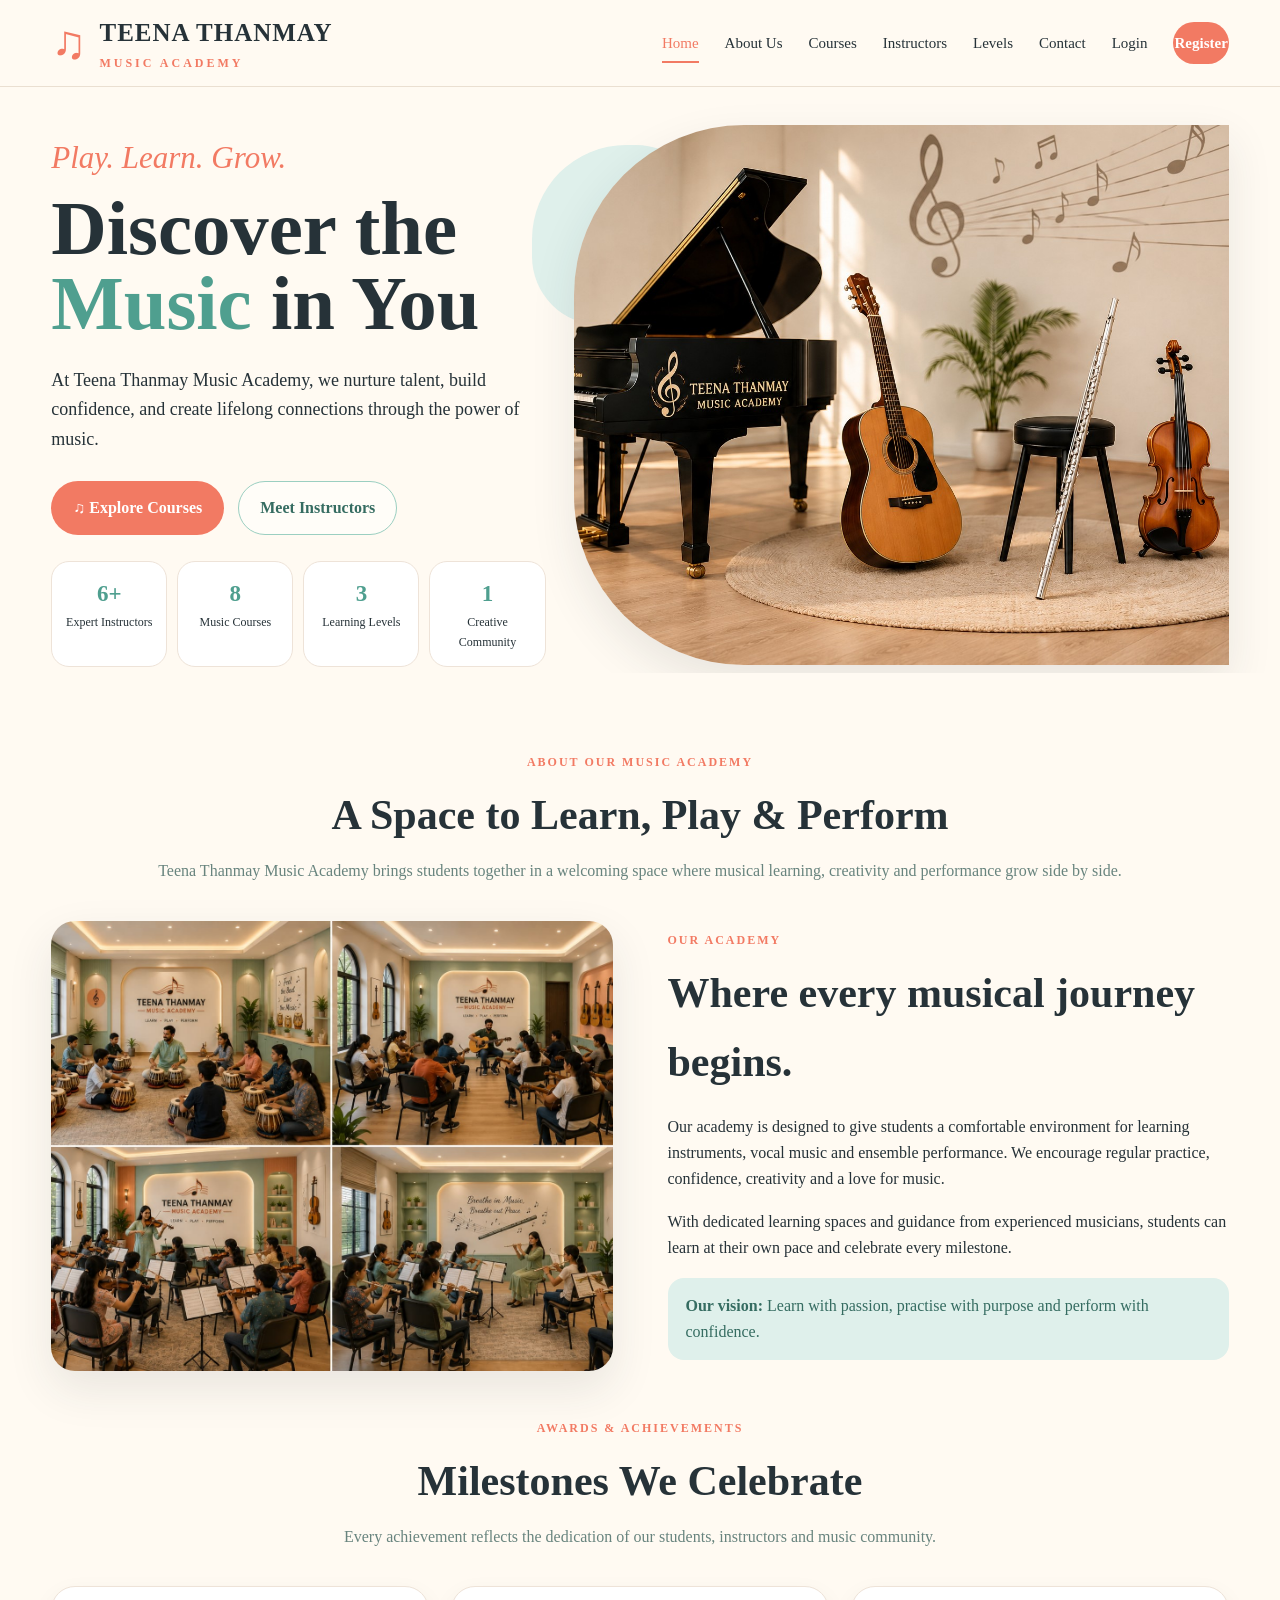
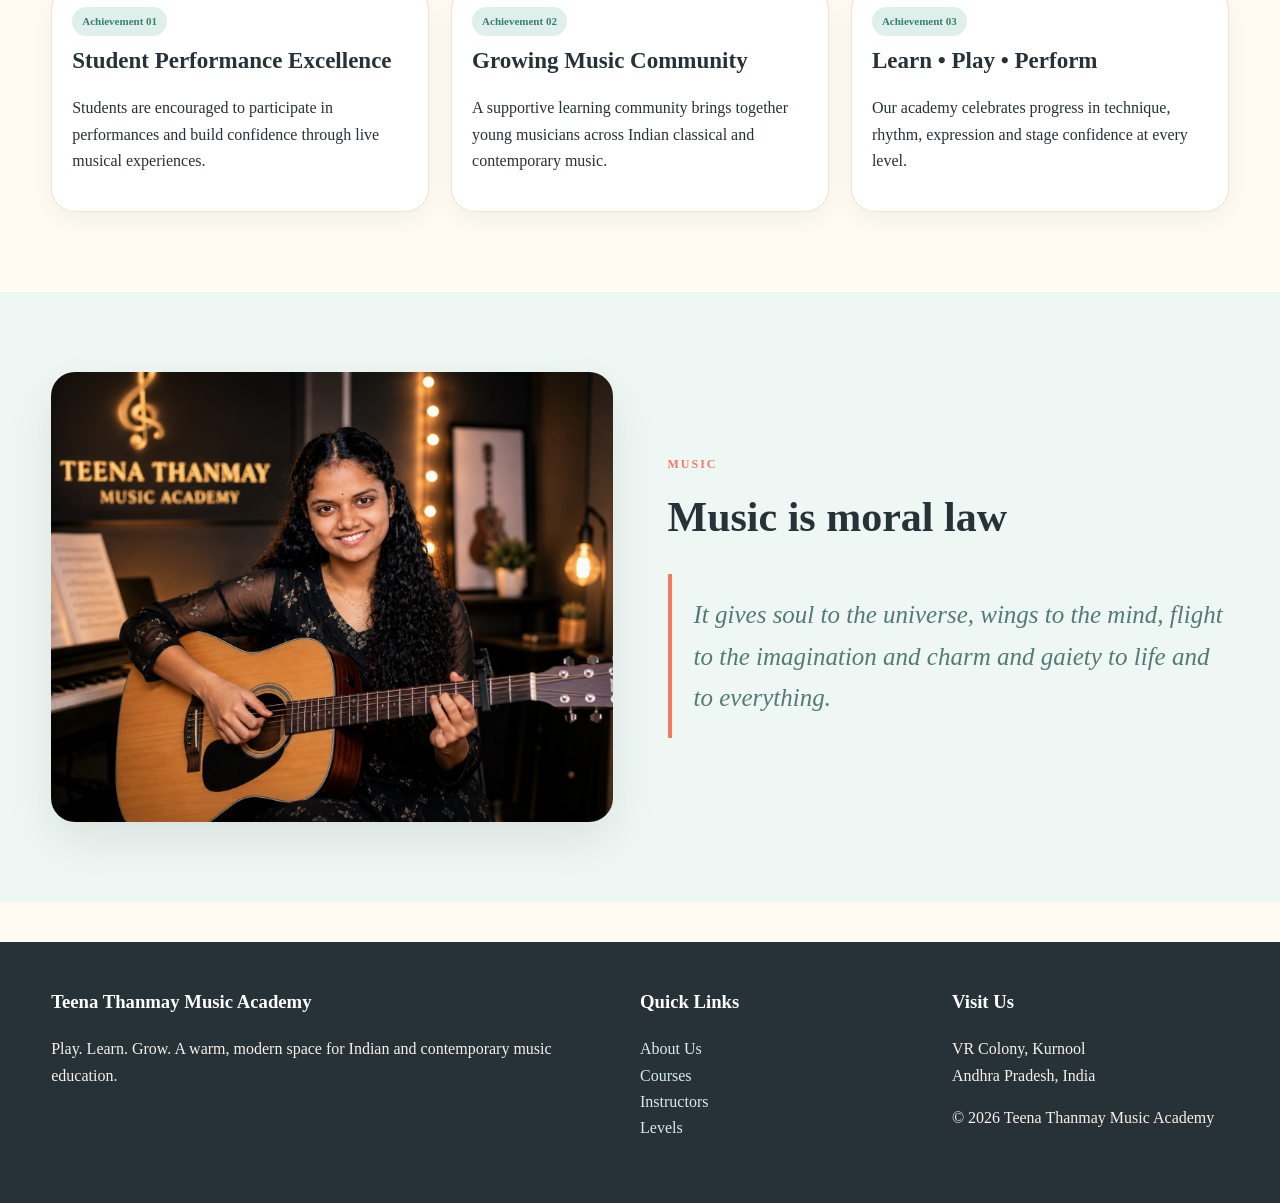
<file: index.html>
<!doctype html><html lang="en"><head><meta charset="utf-8"><meta name="viewport" content="width=device-width,initial-scale=1"><title>Home | Teena Thanmay Music Academy</title><link rel="stylesheet" href="css/style.css"></head><body><header class="navbar"><div class="container nav-inner"><a class="brand" href="index.html"><span class="brand-mark">♫</span><span>TEENA THANMAY<small>MUSIC ACADEMY</small></span></a><button class="btn btn-mint mobile-menu" data-menu>☰</button><nav class="nav-links"><a href="index.html" class="active">Home</a><a href="about.html" class="">About Us</a><a href="courses.html" class="">Courses</a><a href="instructors.html" class="">Instructors</a><a href="levels.html" class="">Levels</a><a href="contact.html" class="">Contact</a><a href="login.html" class="">Login</a><a class="btn btn-primary" href="register.html">Register</a></nav></div></header><main><section class="hero"><div class="container hero-grid"><div><div class="script">Play. Learn. Grow.</div><h1>Discover the <span>Music</span> in You</h1><p class="lead">At Teena Thanmay Music Academy, we nurture talent, build confidence, and create lifelong connections through the power of music.</p><div class="hero-actions"><a class="btn btn-primary" href="courses.html">♫ Explore Courses</a><a class="btn btn-outline" href="instructors.html">Meet Instructors</a></div><div class="stats"><div class="stat"><strong>6+</strong>Expert Instructors</div><div class="stat"><strong>8</strong>Music Courses</div><div class="stat"><strong>3</strong>Learning Levels</div><div class="stat"><strong>1</strong>Creative Community</div></div></div><div class="hero-photo"><img src="images/home-hero.png" alt="Grand piano, guitar, flute and violin in a music academy"></div></div></section><section class="section"><div class="container"><div class="section-head"><div class="kicker">About Our Music Academy</div><h2>A Space to Learn, Play & Perform</h2><p>Teena Thanmay Music Academy brings students together in a welcoming space where musical learning, creativity and performance grow side by side.</p></div><div class="split"><div class="feature-image"><img src="images/academy-interior.jpg" alt="Inside Teena Thanmay Music Academy"></div><div><div class="kicker">Our Academy</div><h2>Where every musical journey begins.</h2><p>Our academy is designed to give students a comfortable environment for learning instruments, vocal music and ensemble performance. We encourage regular practice, confidence, creativity and a love for music.</p><p>With dedicated learning spaces and guidance from experienced musicians, students can learn at their own pace and celebrate every milestone.</p><div class="notice"><strong>Our vision:</strong> Learn with passion, practise with purpose and perform with confidence.</div></div></div><div class="section-head" style="margin-top:48px"><div class="kicker">Awards & Achievements</div><h2>Milestones We Celebrate</h2><p>Every achievement reflects the dedication of our students, instructors and music community.</p></div><div class="card-grid"><article class="card"><div class="card-body"><div class="pill">Achievement 01</div><h3>Student Performance Excellence</h3><p>Students are encouraged to participate in performances and build confidence through live musical experiences.</p></div></article><article class="card"><div class="card-body"><div class="pill">Achievement 02</div><h3>Growing Music Community</h3><p>A supportive learning community brings together young musicians across Indian classical and contemporary music.</p></div></article><article class="card"><div class="card-body"><div class="pill">Achievement 03</div><h3>Learn • Play • Perform</h3><p>Our academy celebrates progress in technique, rhythm, expression and stage confidence at every level.</p></div></article></div></div></section><section class="section section-soft"><div class="container split"><div class="feature-image"><img src="images/teena.jpg" alt="Guitar performance at Teena Thanmay Music Academy"></div><div class="quote-panel"><div class="kicker">Music</div><h2>Music is moral law</h2><p class="music-quote">It gives soul to the universe, wings to the mind, flight to the imagination and charm and gaiety to life and to everything.</p></div></div></section></main><footer class="footer"><div class="container footer-grid"><div><h3>Teena Thanmay Music Academy</h3><p>Play. Learn. Grow. A warm, modern space for Indian and contemporary music education.</p></div><div><h3>Quick Links</h3><p><a href="about.html">About Us</a><br><a href="courses.html">Courses</a><br><a href="instructors.html">Instructors</a><br><a href="levels.html">Levels</a></p></div><div><h3>Visit Us</h3><p>VR Colony, Kurnool<br>Andhra Pradesh, India</p><p>© <span data-year></span> Teena Thanmay Music Academy</p></div></div></footer><script src="js/script.js"></script></body></html>
</file>
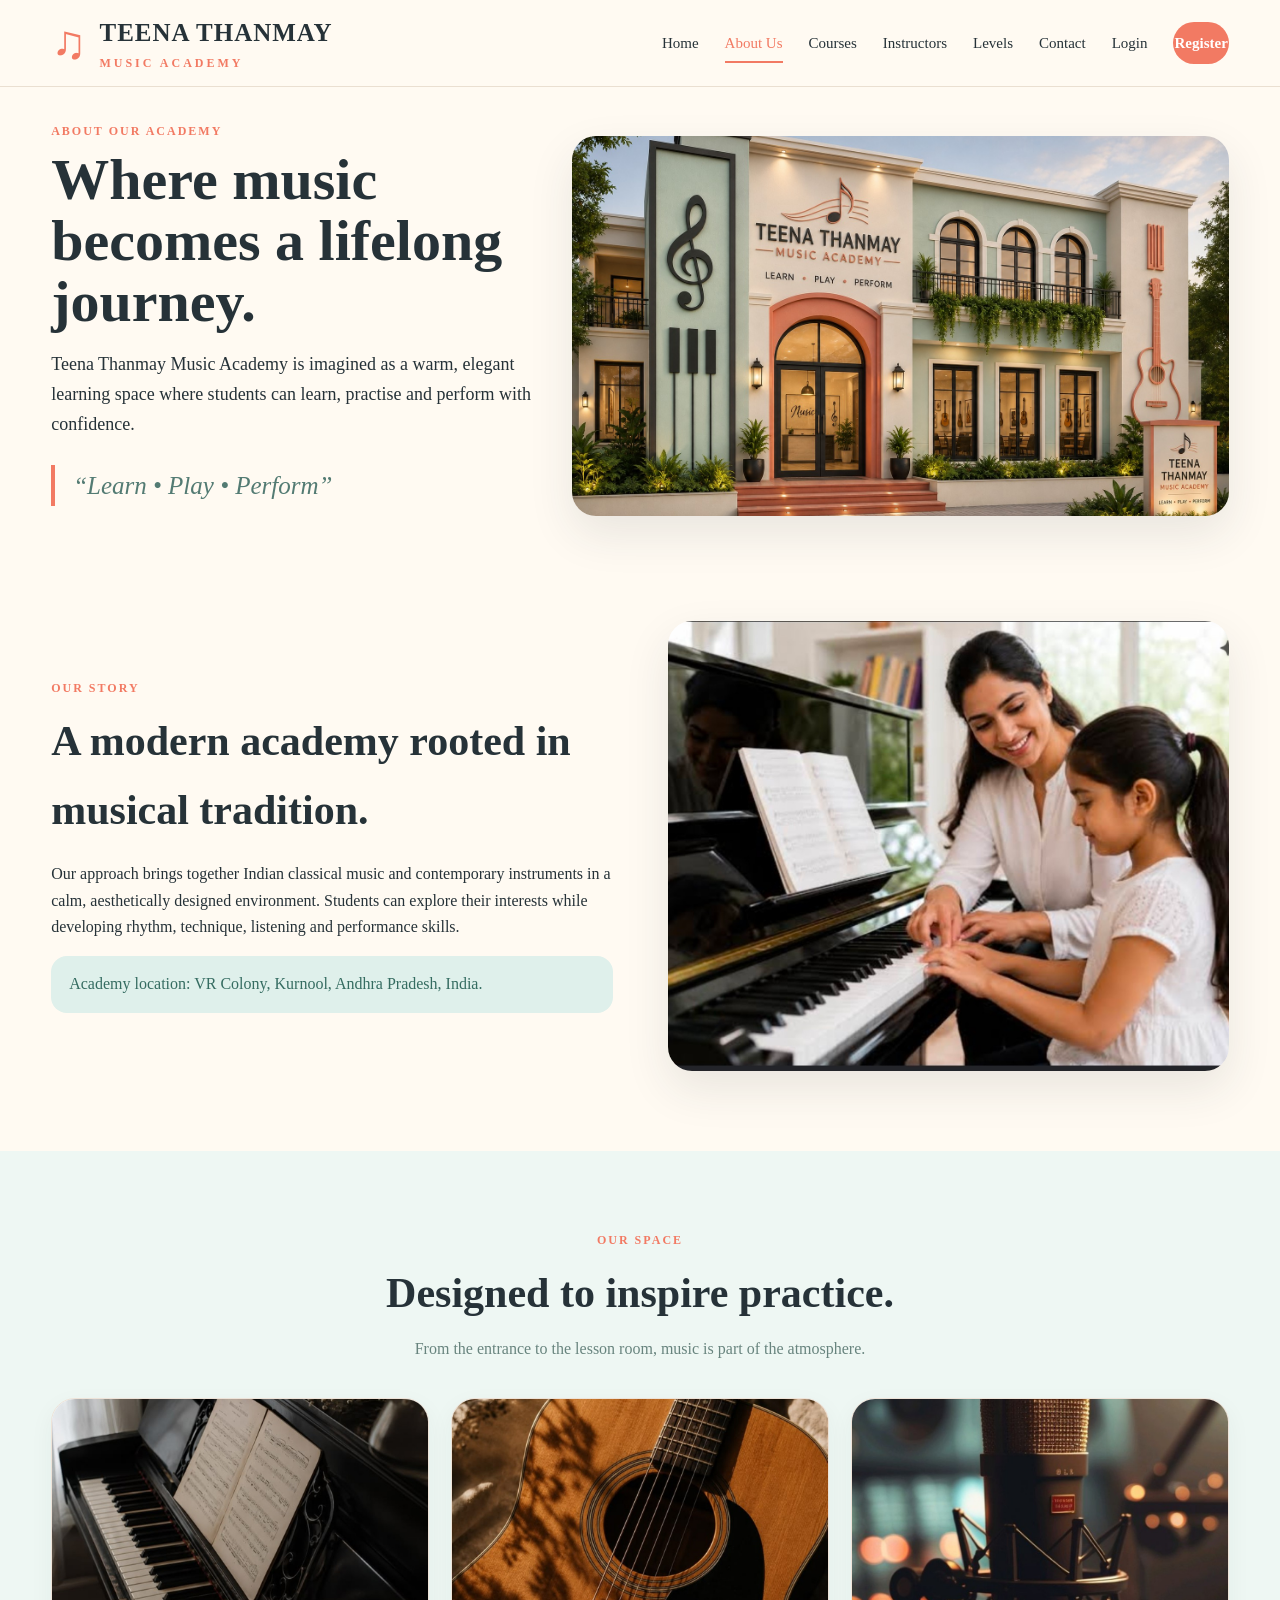
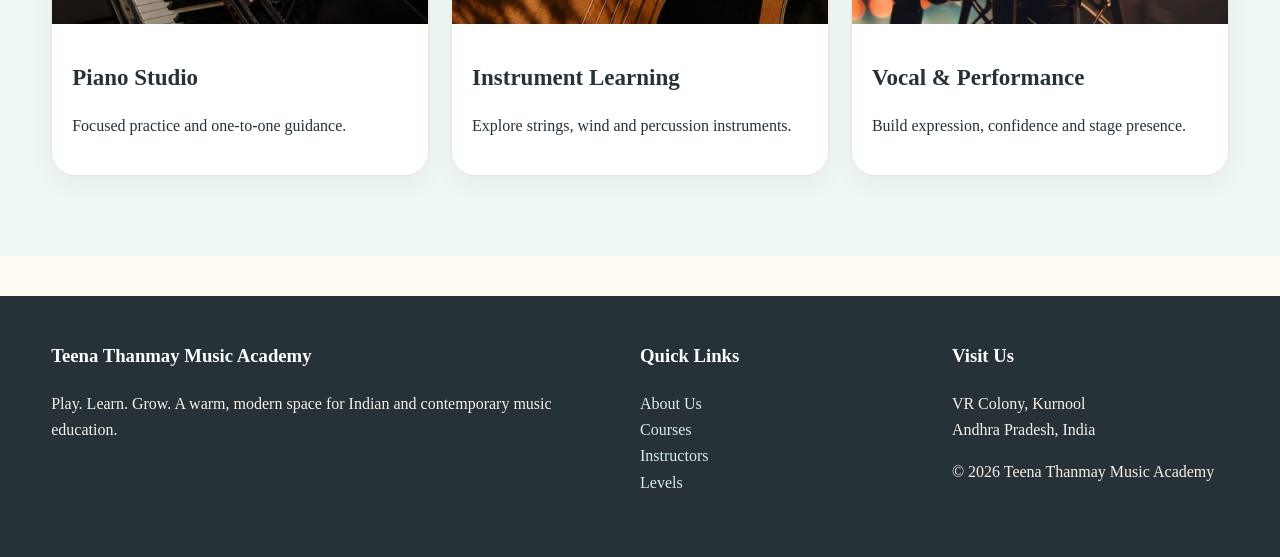
<file: about.html>
<!doctype html><html lang="en"><head><meta charset="utf-8"><meta name="viewport" content="width=device-width,initial-scale=1"><title>About Us | Teena Thanmay Music Academy</title><link rel="stylesheet" href="css/style.css"></head><body><header class="navbar"><div class="container nav-inner"><a class="brand" href="index.html"><span class="brand-mark">♫</span><span>TEENA THANMAY<small>MUSIC ACADEMY</small></span></a><button class="btn btn-mint mobile-menu" data-menu>☰</button><nav class="nav-links"><a href="index.html" class="">Home</a><a href="about.html" class="active">About Us</a><a href="courses.html" class="">Courses</a><a href="instructors.html" class="">Instructors</a><a href="levels.html" class="">Levels</a><a href="contact.html" class="">Contact</a><a href="login.html" class="">Login</a><a class="btn btn-primary" href="register.html">Register</a></nav></div></header><main><section class="page-hero"><div class="container page-hero-grid"><div><div class="kicker">About our academy</div><h1>Where music becomes a lifelong journey.</h1><p class="lead">Teena Thanmay Music Academy is imagined as a warm, elegant learning space where students can learn, practise and perform with confidence.</p><p class="quote">“Learn • Play • Perform”</p></div><img src="images/building.png" alt="Teena Thanmay Music Academy building"></div></section><section class="section"><div class="container split"><div><div class="kicker">Our story</div><h2>A modern academy rooted in musical tradition.</h2><p>Our approach brings together Indian classical music and contemporary instruments in a calm, aesthetically designed environment. Students can explore their interests while developing rhythm, technique, listening and performance skills.</p><div class="notice">Academy location: VR Colony, Kurnool, Andhra Pradesh, India.</div></div><div class="feature-image"><img src="images/learning.jpg" alt="Teacher guiding a young piano student"></div></div></section><section class="section section-soft"><div class="container"><div class="section-head"><div class="kicker">Our space</div><h2>Designed to inspire practice.</h2><p>From the entrance to the lesson room, music is part of the atmosphere.</p></div><div class="card-grid"><article class="card"><img src="images/piano.jpg"><div class="card-body"><h3>Piano Studio</h3><p>Focused practice and one-to-one guidance.</p></div></article><article class="card"><img src="images/guitar.jpg"><div class="card-body"><h3>Instrument Learning</h3><p>Explore strings, wind and percussion instruments.</p></div></article><article class="card"><img src="images/mic.jpg"><div class="card-body"><h3>Vocal & Performance</h3><p>Build expression, confidence and stage presence.</p></div></article></div></div></section></main><footer class="footer"><div class="container footer-grid"><div><h3>Teena Thanmay Music Academy</h3><p>Play. Learn. Grow. A warm, modern space for Indian and contemporary music education.</p></div><div><h3>Quick Links</h3><p><a href="about.html">About Us</a><br><a href="courses.html">Courses</a><br><a href="instructors.html">Instructors</a><br><a href="levels.html">Levels</a></p></div><div><h3>Visit Us</h3><p>VR Colony, Kurnool<br>Andhra Pradesh, India</p><p>© <span data-year></span> Teena Thanmay Music Academy</p></div></div></footer><script src="js/script.js"></script></body></html>
</file>
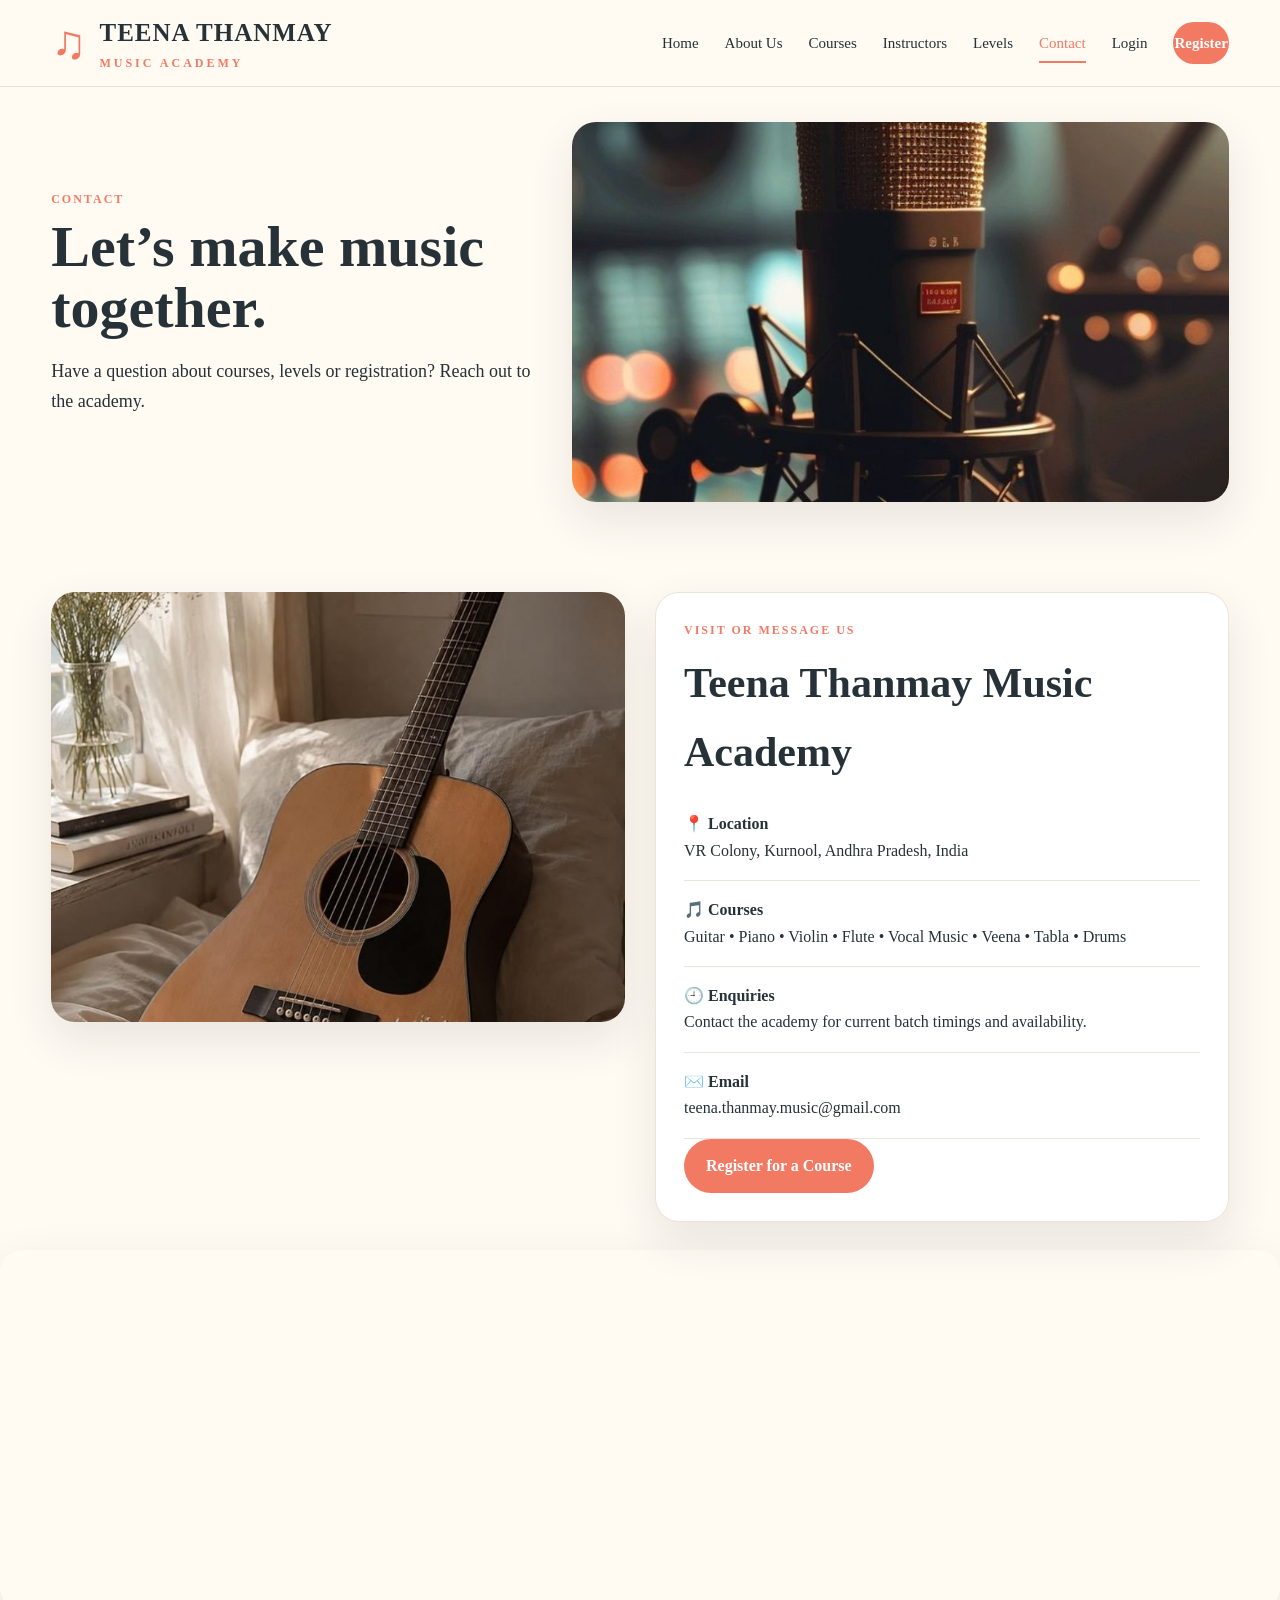
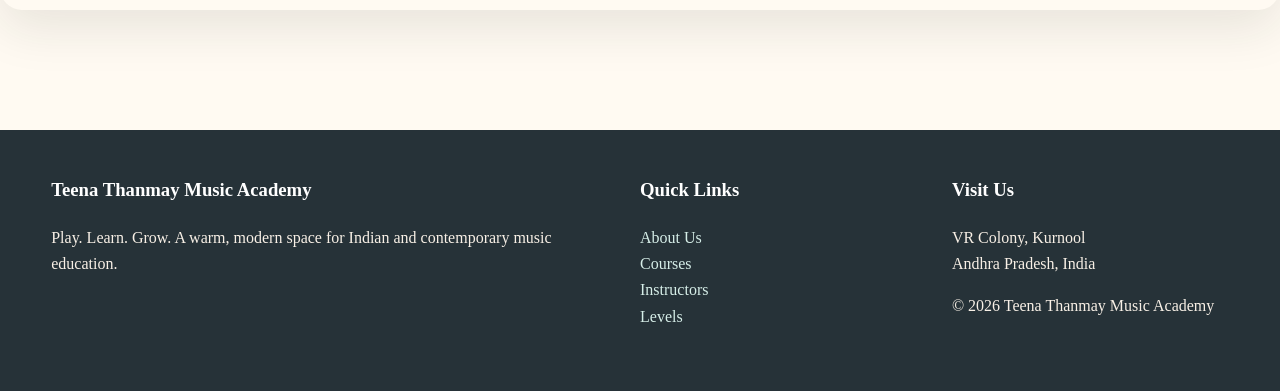
<file: contact.html>
<!doctype html><html lang="en"><head><meta charset="utf-8"><meta name="viewport" content="width=device-width,initial-scale=1"><title>Contact | Teena Thanmay Music Academy</title><link rel="stylesheet" href="css/style.css"></head><body><header class="navbar"><div class="container nav-inner"><a class="brand" href="index.html"><span class="brand-mark">♫</span><span>TEENA THANMAY<small>MUSIC ACADEMY</small></span></a><button class="btn btn-mint mobile-menu" data-menu>☰</button><nav class="nav-links"><a href="index.html" class="">Home</a><a href="about.html" class="">About Us</a><a href="courses.html" class="">Courses</a><a href="instructors.html" class="">Instructors</a><a href="levels.html" class="">Levels</a><a href="contact.html" class="active">Contact</a><a href="login.html" class="">Login</a><a class="btn btn-primary" href="register.html">Register</a></nav></div></header><main><section class="page-hero"><div class="container page-hero-grid"><div><div class="kicker">Contact</div><h1>Let’s make music together.</h1><p class="lead">Have a question about courses, levels or registration? Reach out to the academy.</p></div><img src="images/mic.jpg" alt="Singer microphone and music studio"></div></section><section class="section"><div class="container contact-grid"><img class="contact-image" src="images/contact-image.jpg" alt="Singer performing"><div class="contact-panel"><div class="kicker">Visit or message us</div><h2>Teena Thanmay Music Academy</h2><div class="contact-item"><b>📍 Location</b><br>VR Colony, Kurnool, Andhra Pradesh, India</div><div class="contact-item"><b>🎵 Courses</b><br>Guitar • Piano • Violin • Flute • Vocal Music • Veena • Tabla • Drums</div><div class="contact-item"><b>🕘 Enquiries</b><br>Contact the academy for current batch timings and availability.</div><div class="contact-item"><b>✉️ Email</b><br>teena.thanmay.music@gmail.com</div><a class="btn btn-primary" href="register.html">Register for a Course</a></div></div><div class="contact-map" style="margin-top:28px;width:100%;border-radius:22px;overflow:hidden;box-shadow:0 18px 50px rgba(28,35,32,.10);"><iframe title="Teena Thanmay Music Academy location map" src="https://www.google.com/maps?q=VR%20Colony%2C%20Kurnool%2C%20Andhra%20Pradesh%2C%20India&output=embed" width="100%" height="360" style="border:0;display:block;" loading="lazy" referrerpolicy="no-referrer-when-downgrade"></iframe></div></div></section></main><footer class="footer"><div class="container footer-grid"><div><h3>Teena Thanmay Music Academy</h3><p>Play. Learn. Grow. A warm, modern space for Indian and contemporary music education.</p></div><div><h3>Quick Links</h3><p><a href="about.html">About Us</a><br><a href="courses.html">Courses</a><br><a href="instructors.html">Instructors</a><br><a href="levels.html">Levels</a></p></div><div><h3>Visit Us</h3><p>VR Colony, Kurnool<br>Andhra Pradesh, India</p><p>© <span data-year></span> Teena Thanmay Music Academy</p></div></div></footer><script src="js/script.js"></script></body></html>
</file>
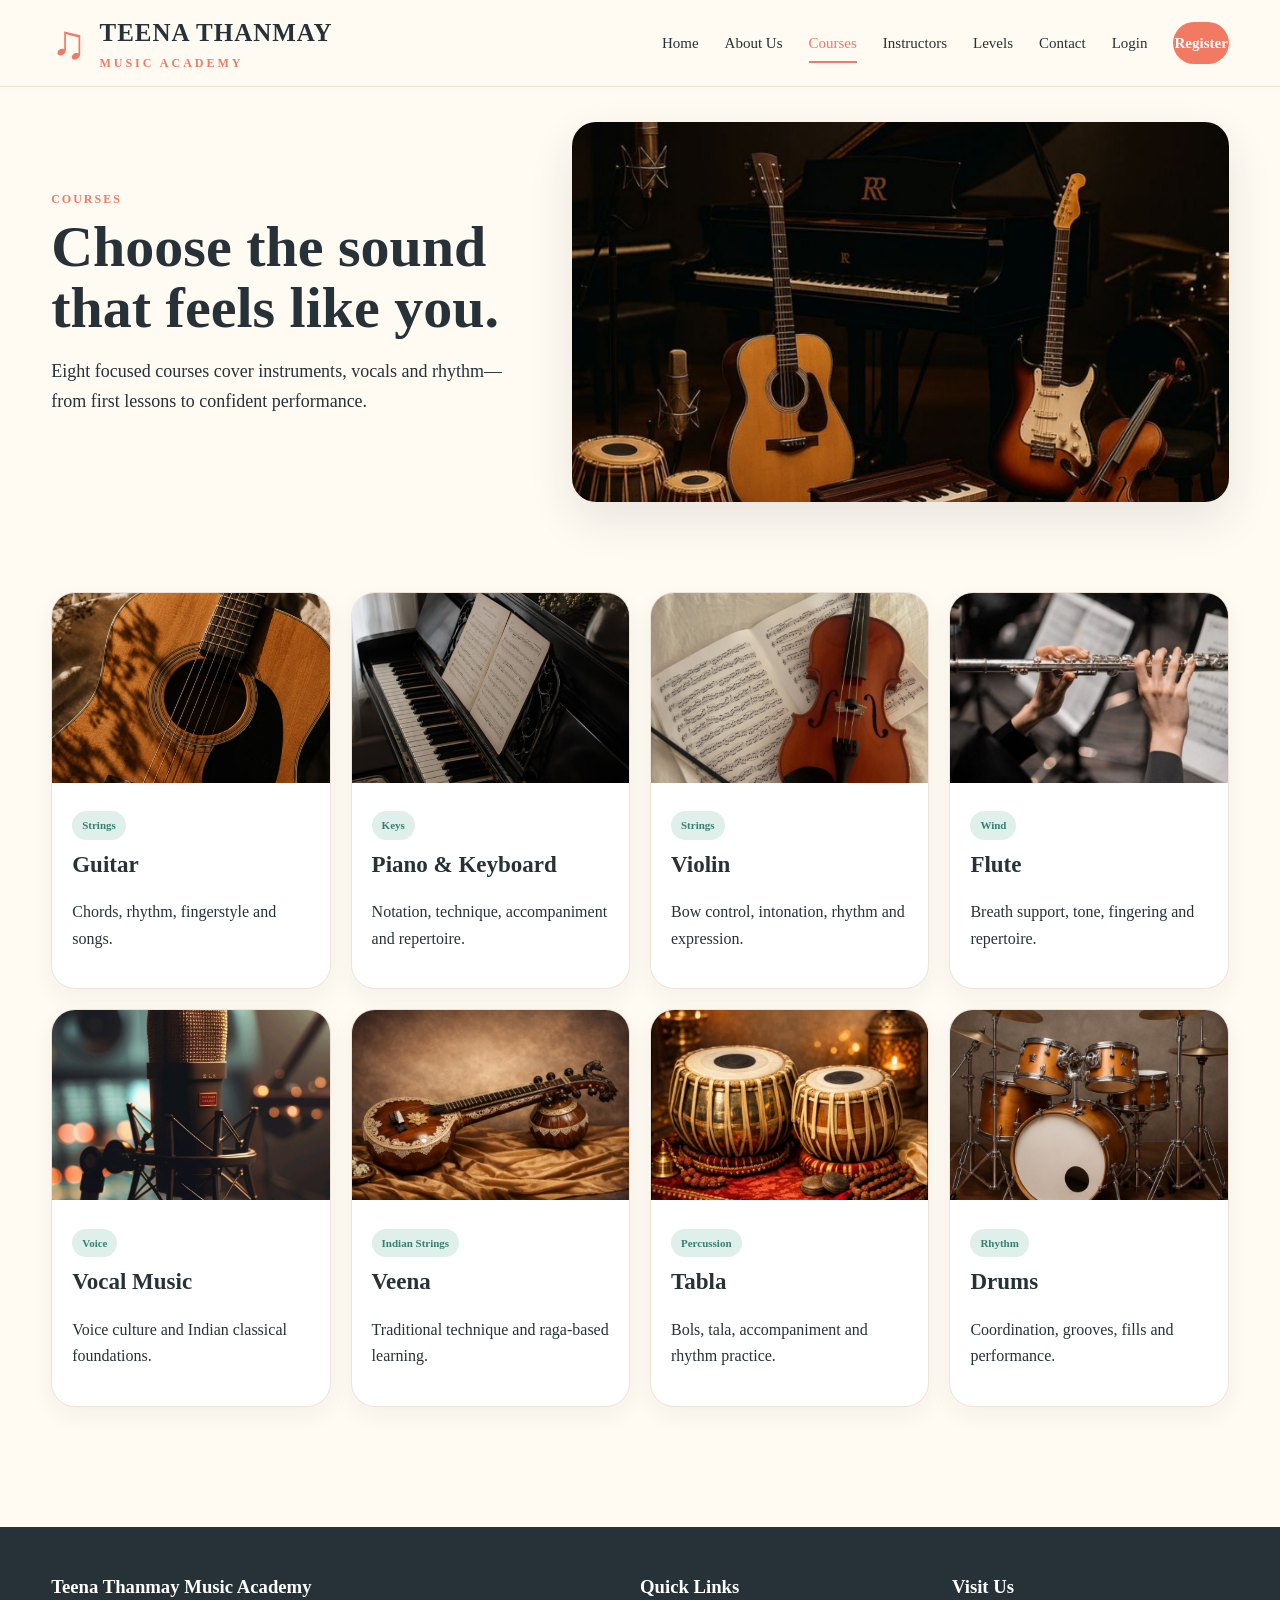
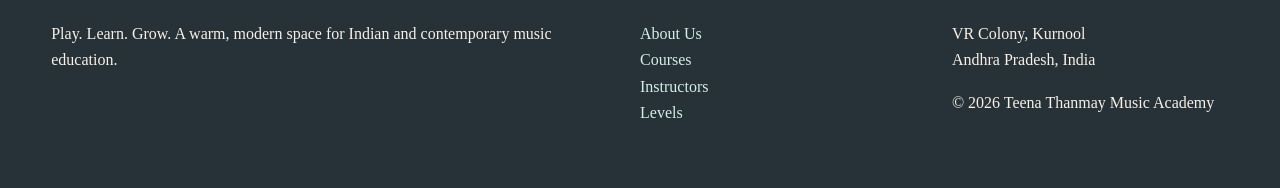
<file: courses.html>
<!doctype html><html lang="en"><head><meta charset="utf-8"><meta name="viewport" content="width=device-width,initial-scale=1"><title>Courses | Teena Thanmay Music Academy</title><link rel="stylesheet" href="css/style.css"></head><body><header class="navbar"><div class="container nav-inner"><a class="brand" href="index.html"><span class="brand-mark">♫</span><span>TEENA THANMAY<small>MUSIC ACADEMY</small></span></a><button class="btn btn-mint mobile-menu" data-menu>☰</button><nav class="nav-links"><a href="index.html" class="">Home</a><a href="about.html" class="">About Us</a><a href="courses.html" class="active">Courses</a><a href="instructors.html" class="">Instructors</a><a href="levels.html" class="">Levels</a><a href="contact.html" class="">Contact</a><a href="login.html" class="">Login</a><a class="btn btn-primary" href="register.html">Register</a></nav></div></header><main><section class="page-hero"><div class="container page-hero-grid"><div><div class="kicker">Courses</div><h1>Choose the sound that feels like you.</h1><p class="lead">Eight focused courses cover instruments, vocals and rhythm—from first lessons to confident performance.</p></div><img src="images/courses-hero.jpg" alt="Piano and guitar instruments"></div></section><section class="section"><div class="container"><div class="course-grid"><article class="card"><img src="images/guitar.jpg"><div class="card-body"><span class="pill">Strings</span><h3>Guitar</h3><p>Chords, rhythm, fingerstyle and songs.</p></div></article><article class="card"><img src="images/piano.jpg"><div class="card-body"><span class="pill">Keys</span><h3>Piano & Keyboard</h3><p>Notation, technique, accompaniment and repertoire.</p></div></article><article class="card"><img src="images/violin.jpg"><div class="card-body"><span class="pill">Strings</span><h3>Violin</h3><p>Bow control, intonation, rhythm and expression.</p></div></article><article class="card"><img src="images/flute.jpg"><div class="card-body"><span class="pill">Wind</span><h3>Flute</h3><p>Breath support, tone, fingering and repertoire.</p></div></article><article class="card"><img src="images/vocal-course.jpg"><div class="card-body"><span class="pill">Voice</span><h3>Vocal Music</h3><p>Voice culture and Indian classical foundations.</p></div></article><article class="card"><img src="images/veena-course.jpg"><div class="card-body"><span class="pill">Indian Strings</span><h3>Veena</h3><p>Traditional technique and raga-based learning.</p></div></article><article class="card"><img src="images/tabla.jpg"><div class="card-body"><span class="pill">Percussion</span><h3>Tabla</h3><p>Bols, tala, accompaniment and rhythm practice.</p></div></article><article class="card"><img src="images/drums.jpg"><div class="card-body"><span class="pill">Rhythm</span><h3>Drums</h3><p>Coordination, grooves, fills and performance.</p></div></article></div></div></section></main><footer class="footer"><div class="container footer-grid"><div><h3>Teena Thanmay Music Academy</h3><p>Play. Learn. Grow. A warm, modern space for Indian and contemporary music education.</p></div><div><h3>Quick Links</h3><p><a href="about.html">About Us</a><br><a href="courses.html">Courses</a><br><a href="instructors.html">Instructors</a><br><a href="levels.html">Levels</a></p></div><div><h3>Visit Us</h3><p>VR Colony, Kurnool<br>Andhra Pradesh, India</p><p>© <span data-year></span> Teena Thanmay Music Academy</p></div></div></footer><script src="js/script.js"></script></body></html>
</file>
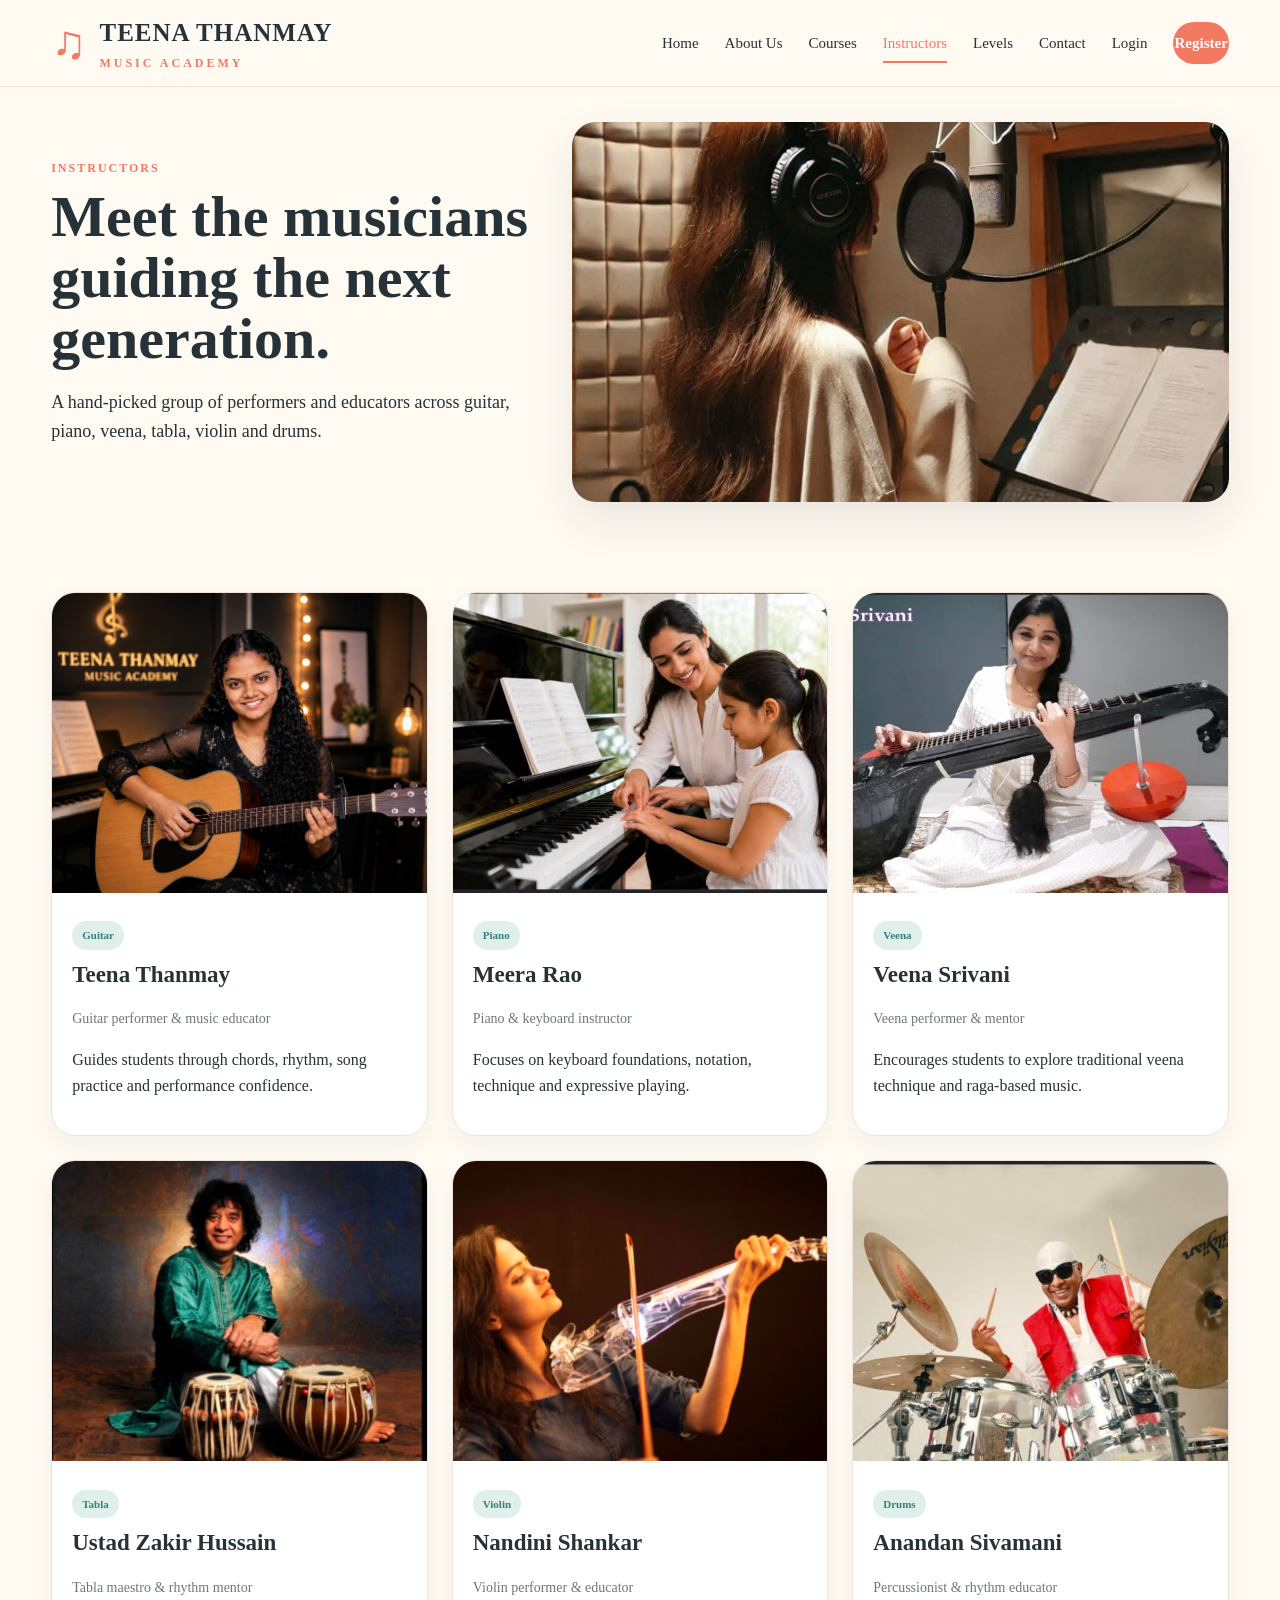
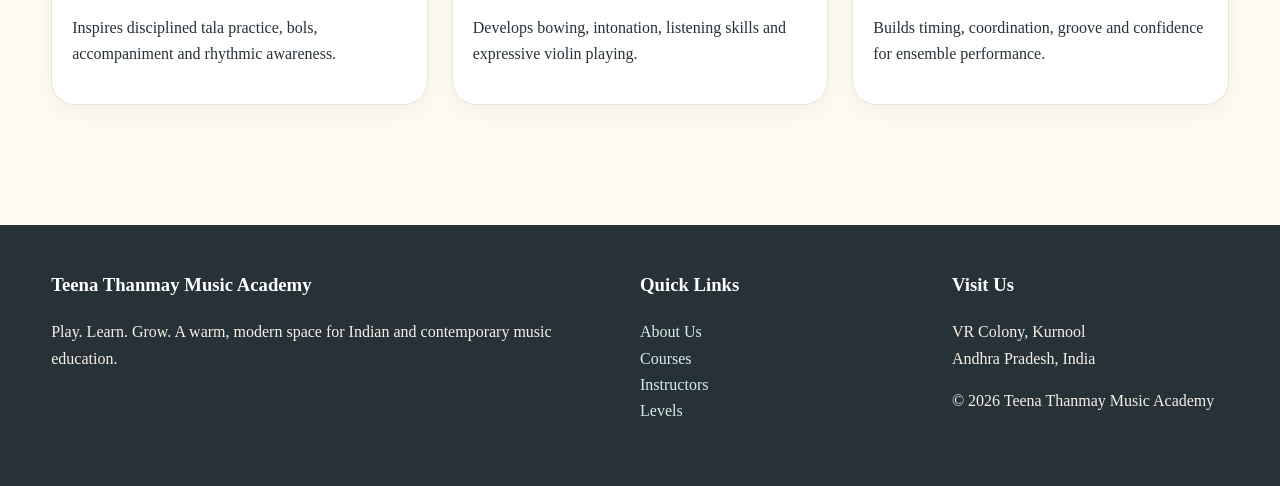
<file: instructors.html>
<!doctype html><html lang="en"><head><meta charset="utf-8"><meta name="viewport" content="width=device-width,initial-scale=1"><title>Instructors | Teena Thanmay Music Academy</title><link rel="stylesheet" href="css/style.css"></head><body><header class="navbar"><div class="container nav-inner"><a class="brand" href="index.html"><span class="brand-mark">♫</span><span>TEENA THANMAY<small>MUSIC ACADEMY</small></span></a><button class="btn btn-mint mobile-menu" data-menu>☰</button><nav class="nav-links"><a href="index.html" class="">Home</a><a href="about.html" class="">About Us</a><a href="courses.html" class="">Courses</a><a href="instructors.html" class="active">Instructors</a><a href="levels.html" class="">Levels</a><a href="contact.html" class="">Contact</a><a href="login.html" class="">Login</a><a class="btn btn-primary" href="register.html">Register</a></nav></div></header><main><section class="page-hero"><div class="container page-hero-grid"><div><div class="kicker">Instructors</div><h1>Meet the musicians guiding the next generation.</h1><p class="lead">A hand-picked group of performers and educators across guitar, piano, veena, tabla, violin and drums.</p></div><img src="images/academy-singer.jpg" alt="Singer performing in a recording studio"></div></section><section class="section"><div class="container"><div class="instructor-grid"><article class="card instructor-card"><img src="images/teena.jpg"><div class="card-body"><span class="pill">Guitar</span><h3>Teena Thanmay</h3><p class="experience">Guitar performer & music educator</p><p>Guides students through chords, rhythm, song practice and performance confidence.</p></div></article><article class="card instructor-card"><img src="images/meera.jpg"><div class="card-body"><span class="pill">Piano</span><h3>Meera Rao</h3><p class="experience">Piano & keyboard instructor</p><p>Focuses on keyboard foundations, notation, technique and expressive playing.</p></div></article><article class="card instructor-card"><img src="images/veena.jpg"><div class="card-body"><span class="pill">Veena</span><h3>Veena Srivani</h3><p class="experience">Veena performer & mentor</p><p>Encourages students to explore traditional veena technique and raga-based music.</p></div></article><article class="card instructor-card"><img src="images/zakir.jpg"><div class="card-body"><span class="pill">Tabla</span><h3>Ustad Zakir Hussain</h3><p class="experience">Tabla maestro & rhythm mentor</p><p>Inspires disciplined tala practice, bols, accompaniment and rhythmic awareness.</p></div></article><article class="card instructor-card"><img src="images/nandini.jpg"><div class="card-body"><span class="pill">Violin</span><h3>Nandini Shankar</h3><p class="experience">Violin performer & educator</p><p>Develops bowing, intonation, listening skills and expressive violin playing.</p></div></article><article class="card instructor-card"><img src="images/sivamani.jpg"><div class="card-body"><span class="pill">Drums</span><h3>Anandan Sivamani</h3><p class="experience">Percussionist & rhythm educator</p><p>Builds timing, coordination, groove and confidence for ensemble performance.</p></div></article></div></div></section></main><footer class="footer"><div class="container footer-grid"><div><h3>Teena Thanmay Music Academy</h3><p>Play. Learn. Grow. A warm, modern space for Indian and contemporary music education.</p></div><div><h3>Quick Links</h3><p><a href="about.html">About Us</a><br><a href="courses.html">Courses</a><br><a href="instructors.html">Instructors</a><br><a href="levels.html">Levels</a></p></div><div><h3>Visit Us</h3><p>VR Colony, Kurnool<br>Andhra Pradesh, India</p><p>© <span data-year></span> Teena Thanmay Music Academy</p></div></div></footer><script src="js/script.js"></script></body></html>
</file>
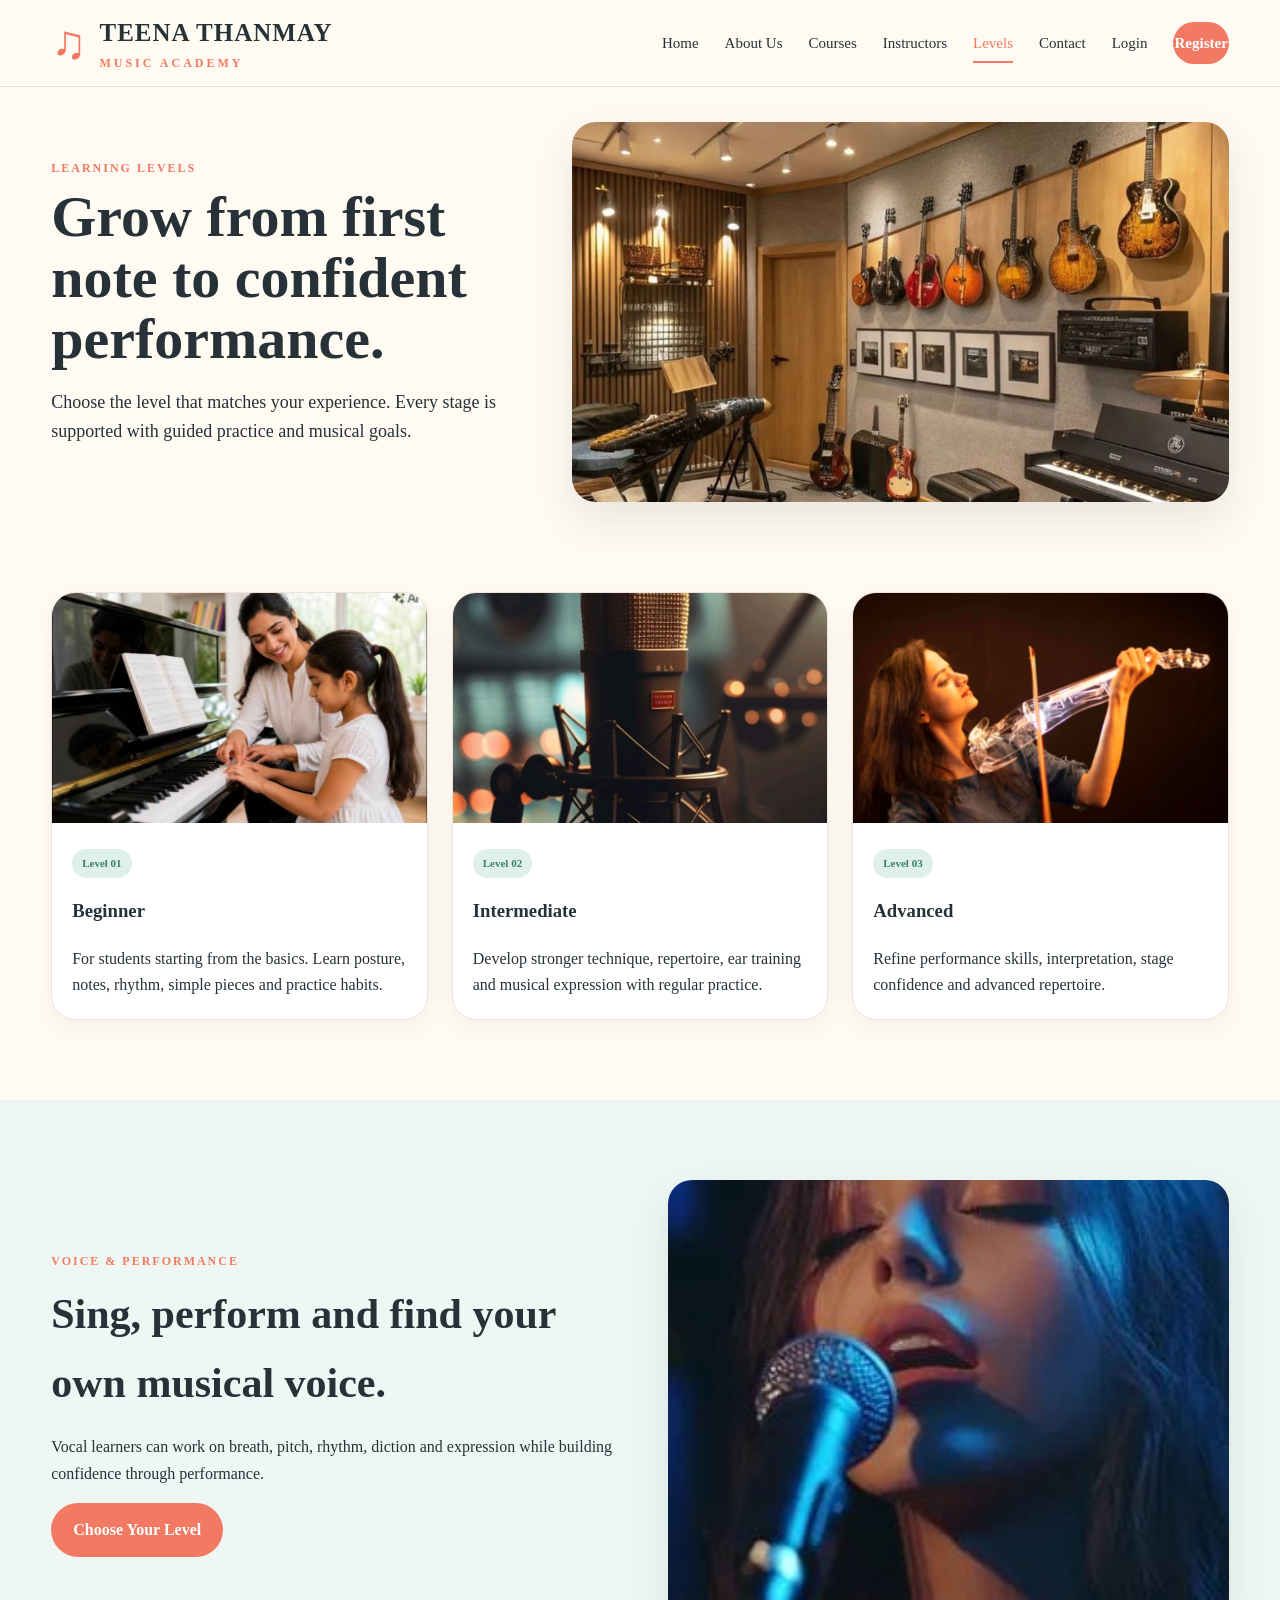
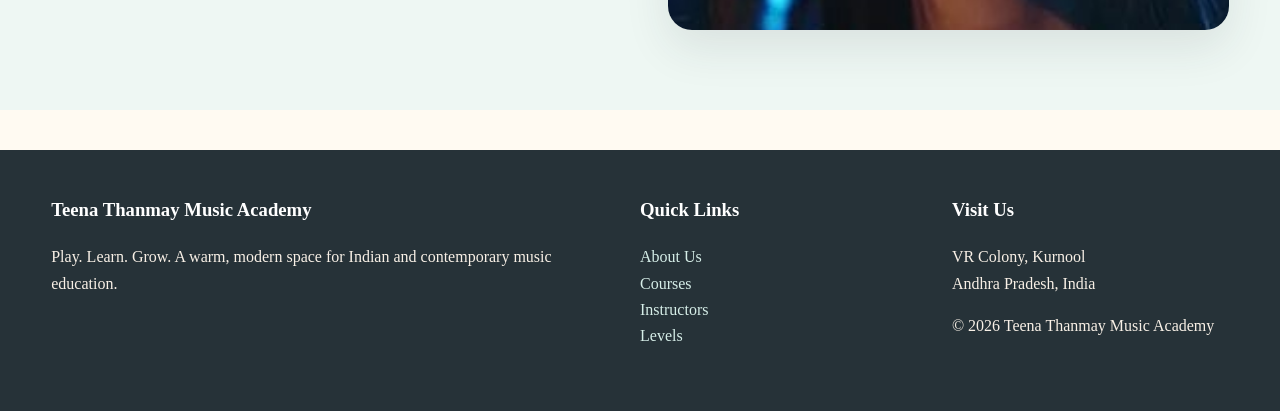
<file: levels.html>
<!doctype html><html lang="en"><head><meta charset="utf-8"><meta name="viewport" content="width=device-width,initial-scale=1"><title>Levels | Teena Thanmay Music Academy</title><link rel="stylesheet" href="css/style.css"></head><body><header class="navbar"><div class="container nav-inner"><a class="brand" href="index.html"><span class="brand-mark">♫</span><span>TEENA THANMAY<small>MUSIC ACADEMY</small></span></a><button class="btn btn-mint mobile-menu" data-menu>☰</button><nav class="nav-links"><a href="index.html" class="">Home</a><a href="about.html" class="">About Us</a><a href="courses.html" class="">Courses</a><a href="instructors.html" class="">Instructors</a><a href="levels.html" class="active">Levels</a><a href="contact.html" class="">Contact</a><a href="login.html" class="">Login</a><a class="btn btn-primary" href="register.html">Register</a></nav></div></header><main><section class="page-hero"><div class="container page-hero-grid"><div><div class="kicker">Learning Levels</div><h1>Grow from first note to confident performance.</h1><p class="lead">Choose the level that matches your experience. Every stage is supported with guided practice and musical goals.</p></div><img src="images/levels-hero.jpg" alt="Vocal music performance"></div></section><section class="section"><div class="container"><div class="level-grid"><article class="card level-card"><img src="images/learning.jpg"><div class="level-top"><span class="pill">Level 01</span><h3>Beginner</h3><p>For students starting from the basics. Learn posture, notes, rhythm, simple pieces and practice habits.</p></div></article><article class="card level-card"><img src="images/mic.jpg"><div class="level-top"><span class="pill">Level 02</span><h3>Intermediate</h3><p>Develop stronger technique, repertoire, ear training and musical expression with regular practice.</p></div></article><article class="card level-card"><img src="images/advanced-level.jpg"><div class="level-top"><span class="pill">Level 03</span><h3>Advanced</h3><p>Refine performance skills, interpretation, stage confidence and advanced repertoire.</p></div></article></div></div></section><section class="section section-soft"><div class="container split"><div><div class="kicker">Voice & performance</div><h2>Sing, perform and find your own musical voice.</h2><p>Vocal learners can work on breath, pitch, rhythm, diction and expression while building confidence through performance.</p><a class="btn btn-primary" href="register.html">Choose Your Level</a></div><div class="feature-image"><img src="images/levels-singer.jpg" alt="Singer and microphone"></div></div></section></main><footer class="footer"><div class="container footer-grid"><div><h3>Teena Thanmay Music Academy</h3><p>Play. Learn. Grow. A warm, modern space for Indian and contemporary music education.</p></div><div><h3>Quick Links</h3><p><a href="about.html">About Us</a><br><a href="courses.html">Courses</a><br><a href="instructors.html">Instructors</a><br><a href="levels.html">Levels</a></p></div><div><h3>Visit Us</h3><p>VR Colony, Kurnool<br>Andhra Pradesh, India</p><p>© <span data-year></span> Teena Thanmay Music Academy</p></div></div></footer><script src="js/script.js"></script></body></html>
</file>
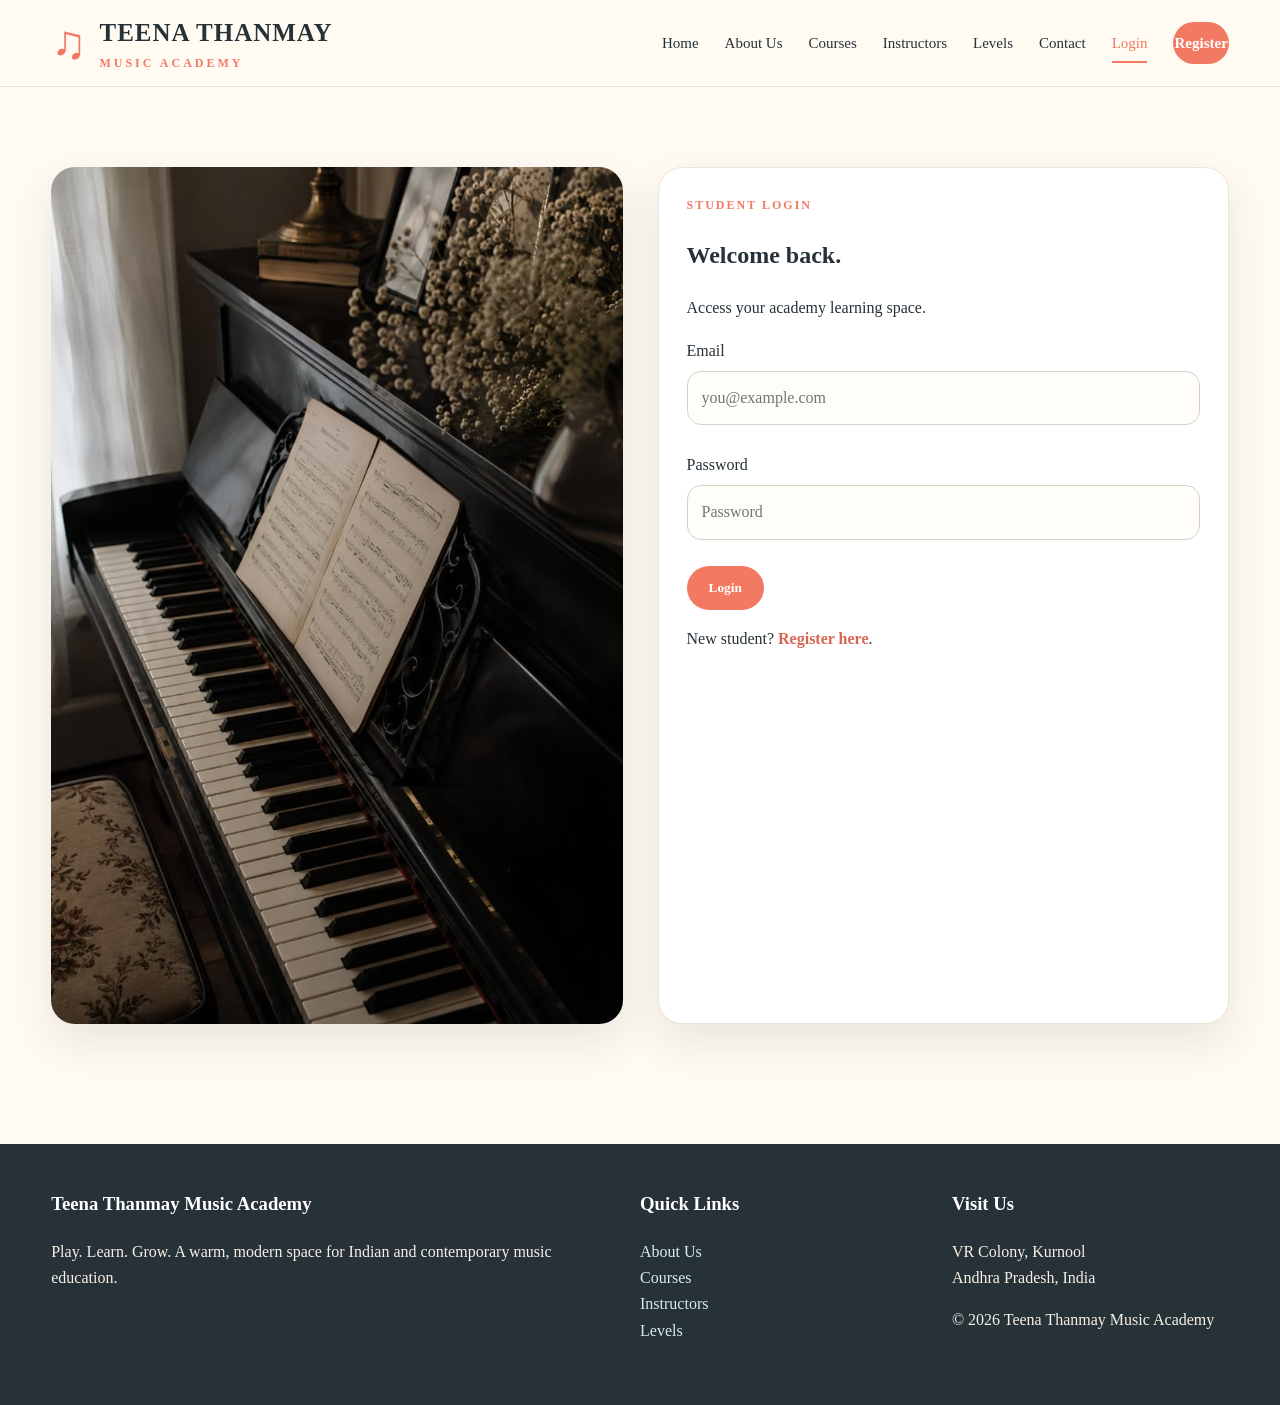
<file: login.html>
<!doctype html><html lang="en"><head><meta charset="utf-8"><meta name="viewport" content="width=device-width,initial-scale=1"><title>Login | Teena Thanmay Music Academy</title><link rel="stylesheet" href="css/style.css"></head><body><header class="navbar"><div class="container nav-inner"><a class="brand" href="index.html"><span class="brand-mark">♫</span><span>TEENA THANMAY<small>MUSIC ACADEMY</small></span></a><button class="btn btn-mint mobile-menu" data-menu>☰</button><nav class="nav-links"><a href="index.html" class="">Home</a><a href="about.html" class="">About Us</a><a href="courses.html" class="">Courses</a><a href="instructors.html" class="">Instructors</a><a href="levels.html" class="">Levels</a><a href="contact.html" class="">Contact</a><a href="login.html" class="active">Login</a><a class="btn btn-primary" href="register.html">Register</a></nav></div></header><main><section class="section"><div class="container register-grid"><img class="register-image" src="images/piano.jpg" alt="Piano studio"><div class="form-card"><div class="kicker">Student Login</div><h1>Welcome back.</h1><p>Access your academy learning space.</p><form onsubmit="event.preventDefault();alert('Demo login form.');"><div class="field"><span>Email</span><input type="email" required placeholder="you@example.com"></div><br><div class="field"><span>Password</span><input type="password" required placeholder="Password"></div><br><button class="btn btn-primary" type="submit">Login</button></form><p>New student? <a href="register.html" style="color:#d76550;font-weight:bold">Register here</a>.</p></div></div></section></main><footer class="footer"><div class="container footer-grid"><div><h3>Teena Thanmay Music Academy</h3><p>Play. Learn. Grow. A warm, modern space for Indian and contemporary music education.</p></div><div><h3>Quick Links</h3><p><a href="about.html">About Us</a><br><a href="courses.html">Courses</a><br><a href="instructors.html">Instructors</a><br><a href="levels.html">Levels</a></p></div><div><h3>Visit Us</h3><p>VR Colony, Kurnool<br>Andhra Pradesh, India</p><p>© <span data-year></span> Teena Thanmay Music Academy</p></div></div></footer><script src="js/script.js"></script></body></html>
</file>
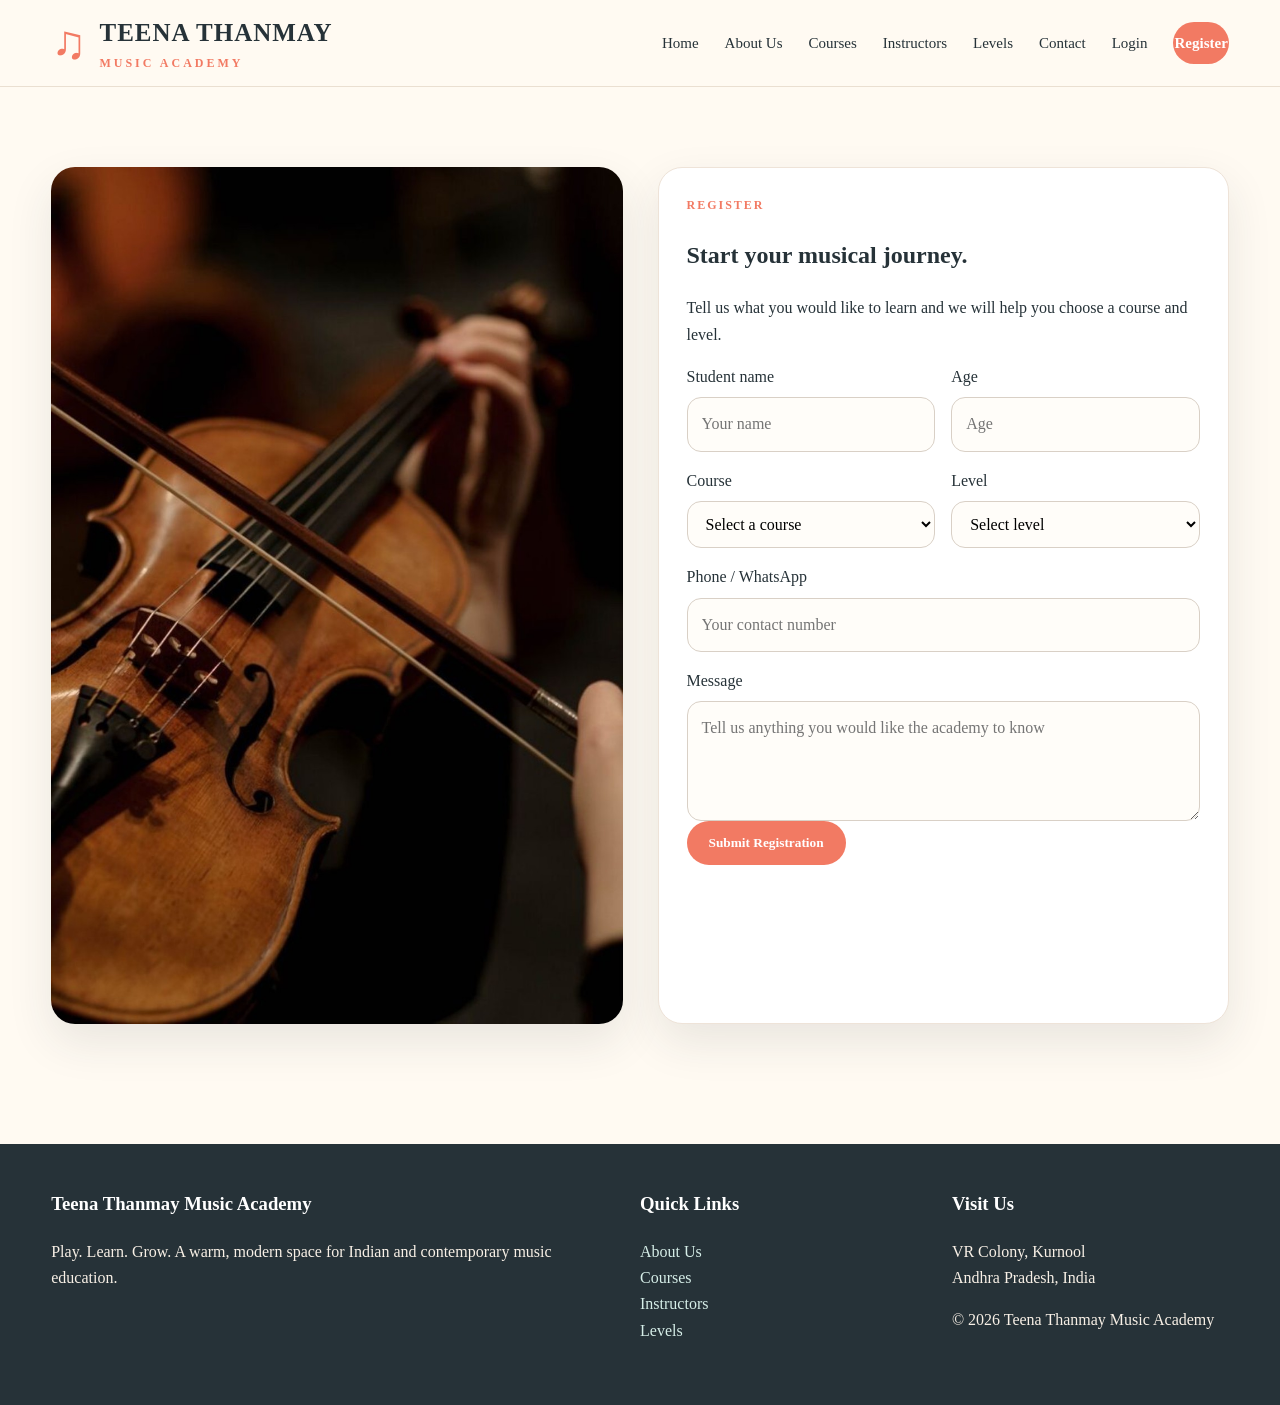
<file: register.html>
<!doctype html><html lang="en"><head><meta charset="utf-8"><meta name="viewport" content="width=device-width,initial-scale=1"><title>Register | Teena Thanmay Music Academy</title><link rel="stylesheet" href="css/style.css"></head><body><header class="navbar"><div class="container nav-inner"><a class="brand" href="index.html"><span class="brand-mark">♫</span><span>TEENA THANMAY<small>MUSIC ACADEMY</small></span></a><button class="btn btn-mint mobile-menu" data-menu>☰</button><nav class="nav-links"><a href="index.html" class="">Home</a><a href="about.html" class="">About Us</a><a href="courses.html" class="">Courses</a><a href="instructors.html" class="">Instructors</a><a href="levels.html" class="">Levels</a><a href="contact.html" class="">Contact</a><a href="login.html" class="">Login</a><a class="btn btn-primary" href="register.html">Register</a></nav></div></header><main><section class="section"><div class="container register-grid"><img class="register-image" src="images/register-image.jpg" alt="Teacher helping a music student"><div class="form-card"><div class="kicker">Register</div><h1>Start your musical journey.</h1><p>Tell us what you would like to learn and we will help you choose a course and level.</p><form onsubmit="event.preventDefault();alert('Thank you! Your registration enquiry has been recorded.');"><div class="form-grid"><label class="field"><span>Student name</span><input required placeholder="Your name"></label><label class="field"><span>Age</span><input type="number" min="3" max="100" placeholder="Age"></label><label class="field"><span>Course</span><select required><option value="">Select a course</option><option>Guitar</option><option>Piano & Keyboard</option><option>Violin</option><option>Flute</option><option>Vocal Music</option><option>Veena</option><option>Tabla</option><option>Drums</option></select></label><label class="field"><span>Level</span><select required><option value="">Select level</option><option>Beginner</option><option>Intermediate</option><option>Advanced</option></select></label><label class="field full"><span>Phone / WhatsApp</span><input required placeholder="Your contact number"></label><label class="field full"><span>Message</span><textarea placeholder="Tell us anything you would like the academy to know"></textarea></label></div><button class="btn btn-primary" type="submit">Submit Registration</button></form></div></div></section></main><footer class="footer"><div class="container footer-grid"><div><h3>Teena Thanmay Music Academy</h3><p>Play. Learn. Grow. A warm, modern space for Indian and contemporary music education.</p></div><div><h3>Quick Links</h3><p><a href="about.html">About Us</a><br><a href="courses.html">Courses</a><br><a href="instructors.html">Instructors</a><br><a href="levels.html">Levels</a></p></div><div><h3>Visit Us</h3><p>VR Colony, Kurnool<br>Andhra Pradesh, India</p><p>© <span data-year></span> Teena Thanmay Music Academy</p></div></div></footer><script src="js/script.js"></script></body></html>
</file>
<file: css/style.css>
:root{--mint:#9bcfc1;--mint2:#dff0eb;--coral:#f27a63;--ivory:#fffaf2;--charcoal:#263238;--cream:#f7efe4;--white:#fff;--shadow:0 18px 45px rgba(38,50,56,.10);--radius:24px}
*{box-sizing:border-box}html{scroll-behavior:smooth}body{margin:0;font-family:Georgia,'Times New Roman',serif;color:var(--charcoal);background:var(--ivory);line-height:1.65}a{text-decoration:none;color:inherit}.container{width:min(1180px,92%);margin:auto}.navbar{position:sticky;top:0;z-index:50;background:rgba(255,250,242,.96);backdrop-filter:blur(12px);border-bottom:1px solid #eadfd1}.nav-inner{min-height:86px;display:flex;align-items:center;justify-content:space-between;gap:20px}.brand{display:flex;align-items:center;gap:12px;font-weight:700;letter-spacing:1px;font-size:25px}.brand-mark{color:var(--coral);font-size:47px;line-height:1}.brand small{display:block;color:var(--coral);font-size:12px;letter-spacing:3px;margin-top:0}.nav-links{display:flex;align-items:center;gap:26px;font-size:15px}.nav-links a{padding:8px 0;position:relative}.nav-links a.active,.nav-links a:hover{color:var(--coral)}.nav-links a.active:after{content:'';position:absolute;left:0;right:0;bottom:0;height:2px;background:var(--coral)}.btn{display:inline-flex;align-items:center;justify-content:center;gap:8px;padding:13px 21px;border-radius:999px;border:1px solid transparent;font-weight:700;font-family:inherit;cursor:pointer}.btn-primary{background:var(--coral);color:#fff}.btn-outline{border-color:var(--mint);color:#356c61;background:#fffdf8}.btn-mint{background:var(--mint2);color:#356c61}.hero{padding:38px 0 0;overflow:hidden}.hero-grid{display:grid;grid-template-columns:.86fr 1.14fr;align-items:center;gap:28px}.script{font-size:31px;color:var(--coral);font-style:italic;margin-bottom:8px}.hero h1{font-size:clamp(48px,6vw,78px);line-height:.98;margin:0 0 24px;font-weight:600}.hero h1 span{color:#4f9f8f}.lead{font-size:18px;max-width:590px}.hero-actions{display:flex;gap:14px;flex-wrap:wrap;margin:26px 0}.hero-photo{position:relative}.hero-photo img{width:100%;height:540px;object-fit:cover;border-radius:170px 0 0 170px;box-shadow:var(--shadow)}.hero-photo:before{content:'';position:absolute;left:-42px;top:20px;width:180px;height:180px;background:var(--mint2);border-radius:55% 45% 60% 40%;z-index:-1}.stats{display:grid;grid-template-columns:repeat(4,1fr);gap:10px;margin-top:25px}.stat{background:#fff;border:1px solid #eee3d8;border-radius:18px;padding:13px;text-align:center;font-size:12px}.stat strong{display:block;color:#4f9f8f;font-size:23px}.section{padding:80px 0}.section-soft{background:#eef7f3}.section-head{text-align:center;margin-bottom:36px}.kicker{color:var(--coral);font-weight:700;letter-spacing:2px;text-transform:uppercase;font-size:12px}.section h2{font-size:42px;margin:8px 0;color:var(--charcoal)}.section-head p{margin:0;color:#68847e}.feature-image img,.page-hero img{width:100%;display:block;object-fit:cover;border-radius:var(--radius);box-shadow:var(--shadow)}.split{display:grid;grid-template-columns:1fr 1fr;gap:55px;align-items:center}.feature-image img{height:450px}.checks{display:grid;gap:15px;margin:25px 0}.check{display:flex;gap:13px;align-items:flex-start;background:#fff;border:1px solid #eee3d8;padding:15px 18px;border-radius:18px}.check i{background:var(--mint2);color:#3c8d7d;border-radius:50%;width:30px;height:30px;display:grid;place-items:center;font-style:normal}.card-grid{display:grid;grid-template-columns:repeat(3,1fr);gap:22px}.card{background:#fff;border:1px solid #eee3d8;border-radius:var(--radius);overflow:hidden;box-shadow:0 8px 25px rgba(38,50,56,.05);transition:.25s}.card:hover{transform:translateY(-5px);box-shadow:var(--shadow)}.card img{width:100%;height:225px;object-fit:cover}.card-body{padding:20px}.card-body h3{margin:6px 0;font-size:23px}.pill{display:inline-block;background:var(--mint2);color:#397f71;border-radius:999px;padding:5px 10px;font-size:11px;font-weight:700}.page-hero{padding:35px 0 10px}.page-hero-grid{display:grid;grid-template-columns:.85fr 1.15fr;gap:35px;align-items:center}.page-hero img{height:380px}.page-hero h1{font-size:58px;line-height:1.05;margin:8px 0 18px}.course-grid{display:grid;grid-template-columns:repeat(4,1fr);gap:20px}.course-grid .card img{height:190px}.instructor-grid{display:grid;grid-template-columns:repeat(3,1fr);gap:24px}.instructor-card img{height:300px}.experience{color:#6c7b78;font-size:14px}.level-grid{display:grid;grid-template-columns:repeat(3,1fr);gap:24px}.level-card{padding:0 0 4px}.level-card img{height:230px}.level-card .level-top{padding:18px 20px 0}.contact-grid{display:grid;grid-template-columns:1fr 1fr;gap:30px;align-items:stretch}.contact-panel,.form-card{background:#fff;border:1px solid #eee3d8;border-radius:var(--radius);padding:28px;box-shadow:var(--shadow)}.contact-image{width:100%;height:430px;object-fit:cover;object-position:center;border-radius:var(--radius);box-shadow:var(--shadow)}.contact-item{padding:16px 0;border-bottom:1px solid #eee3d8}.contact-item:last-child{border:0}.form-grid{display:grid;grid-template-columns:1fr 1fr;gap:16px}.field{display:flex;flex-direction:column;gap:7px}.field.full{grid-column:1/-1}.field input,.field select,.field textarea{font:inherit;padding:13px 14px;border:1px solid #d9d0c6;border-radius:14px;background:#fffdf9}.field textarea{min-height:120px;resize:vertical}.register-grid{display:grid;grid-template-columns:1fr 1fr;gap:35px;align-items:stretch}.register-image{width:100%;height:100%;min-height:560px;object-fit:cover;border-radius:var(--radius);box-shadow:var(--shadow)}.footer{background:#263238;color:#f8f0e6;padding:45px 0;margin-top:40px}.footer-grid{display:grid;grid-template-columns:2fr 1fr 1fr;gap:35px}.footer h3{color:#fff;margin-top:0}.footer a{color:#d6eee8}.notice{padding:15px 18px;background:var(--mint2);border-radius:16px;color:#356c61}.quote{font-size:25px;font-style:italic;color:#537b73;border-left:4px solid var(--coral);padding-left:18px}.quote-panel{padding:10px 0}.music-quote{font-size:25px;line-height:1.65;color:#537b73;font-style:italic;border-left:4px solid var(--coral);padding:20px 0 20px 22px;margin:22px 0 0;max-width:620px}.mobile-menu{display:none}
@media(max-width:1000px){.nav-links{gap:13px}.hero-grid,.page-hero-grid,.split,.contact-grid,.register-grid{grid-template-columns:1fr}.hero-photo img{height:430px;border-radius:80px}.contact-image{height:380px}.course-grid{grid-template-columns:repeat(2,1fr)}.instructor-grid,.level-grid{grid-template-columns:repeat(2,1fr)}.stats{grid-template-columns:repeat(2,1fr)}.footer-grid{grid-template-columns:1fr 1fr}}
@media(max-width:720px){.nav-inner{min-height:72px}.brand{font-size:18px}.brand-mark{font-size:36px}.nav-links{display:none;position:absolute;top:72px;left:0;right:0;background:var(--ivory);padding:20px;flex-direction:column;align-items:stretch;border-bottom:1px solid #eadfd1}.nav-links.open{display:flex}.mobile-menu{display:inline-flex}.hero h1,.page-hero h1{font-size:44px}.hero-photo img{height:340px}.contact-image{height:320px}.card-grid,.course-grid,.instructor-grid,.level-grid{grid-template-columns:1fr}.form-grid{grid-template-columns:1fr}.field.full{grid-column:auto}.footer-grid{grid-template-columns:1fr}.section{padding:55px 0}}
</file>
